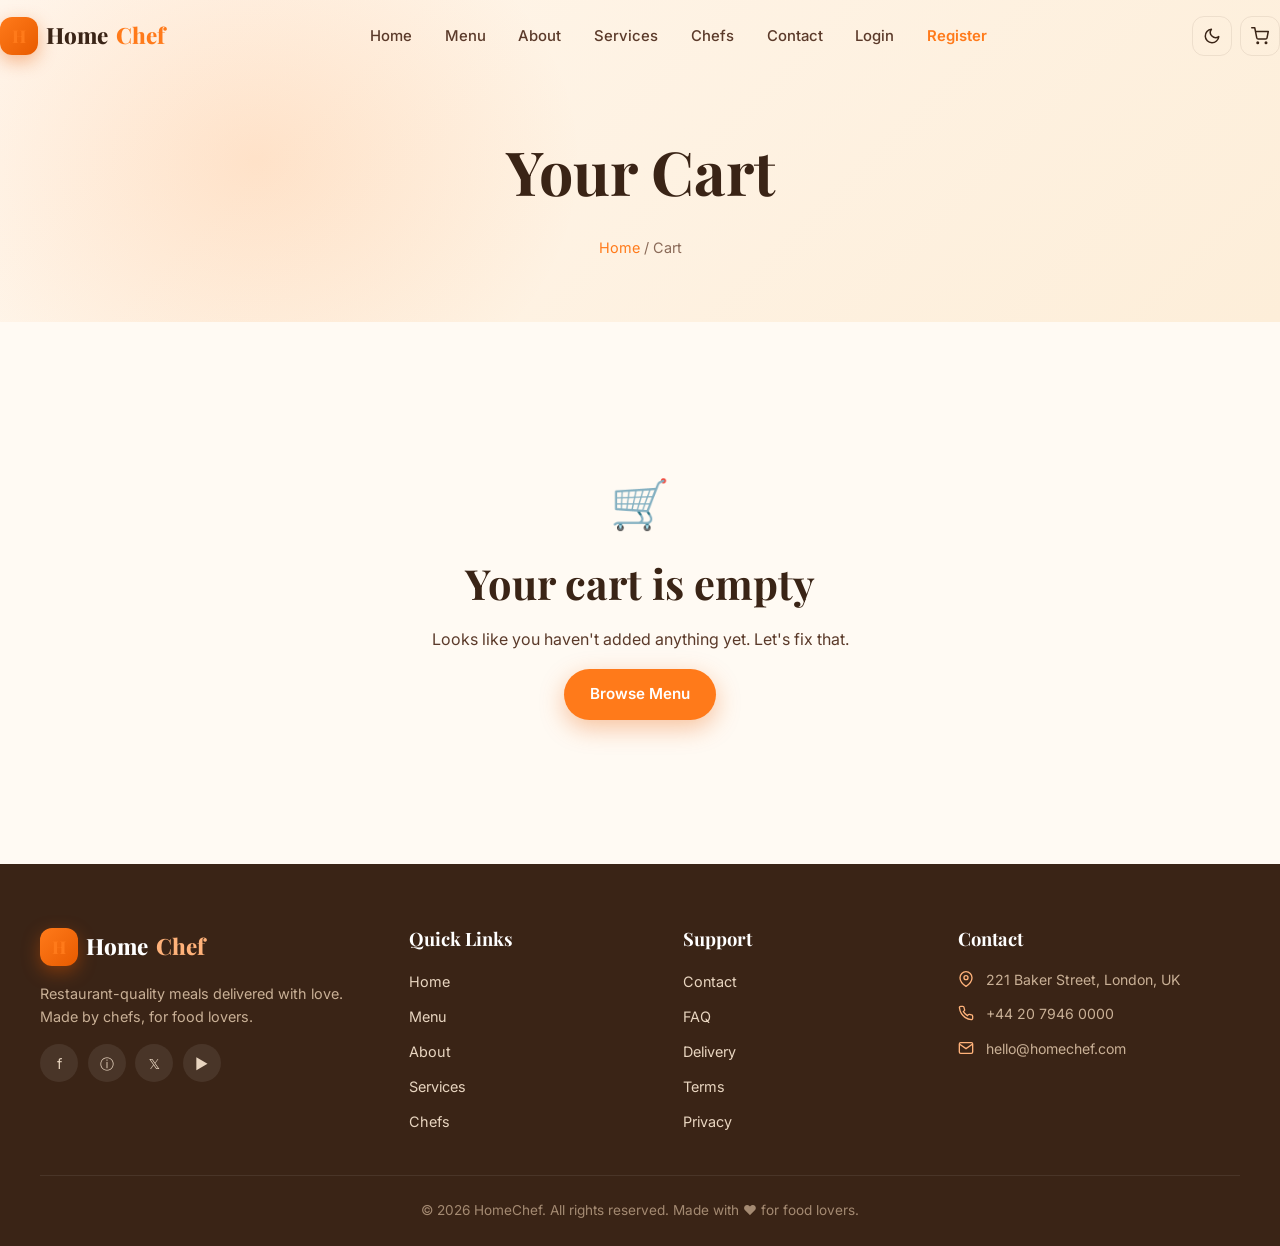
<file: cart.html>
<!DOCTYPE html>
<html lang="en"><head>
<meta charset="UTF-8"/><meta name="viewport" content="width=device-width,initial-scale=1"/>
<title>Cart — HomeChef</title>
<meta name="description" content="Review your HomeChef order and check out."/>
<link rel="preconnect" href="https://fonts.googleapis.com"/><link rel="preconnect" href="https://fonts.gstatic.com" crossorigin/>
<link href="https://fonts.googleapis.com/css2?family=Playfair+Display:wght@600;700;800&family=Inter:wght@400;500;600;700&display=swap" rel="stylesheet"/>
<link rel="stylesheet" href="css/style.css"/><link rel="stylesheet" href="css/cart.css"/>
</head><body>
<div id="nav-slot"></div>

<section class="page-hero"><div class="container"><h1>Your Cart</h1><p class="crumbs"><a href="index.html">Home</a> / Cart</p></div></section>

<section><div class="container">
  <div id="cartView"></div>
</div></section>

<div id="footer-slot"></div>
<script src="js/includes.js"></script><script src="js/cart.js"></script><script src="js/main.js"></script>
<script>
(function(){
  const view = document.getElementById('cartView');
  const fmt = n => '$'+n.toFixed(2);
  const render = ()=>{
    const items = Cart.items();
    if(items.length===0){
      view.innerHTML = `<div class="empty">
        <div class="emoji">🛒</div>
        <h2>Your cart is empty</h2>
        <p>Looks like you haven't added anything yet. Let's fix that.</p>
        <a href="menu.html" class="btn">Browse Menu</a>
      </div>`;
      return;
    }
    const rows = items.map(i=>`
      <div class="cart-row" data-id="${i.id}">
        <img src="${i.image||''}" alt="${i.name}"/>
        <div><h3>${i.name}</h3><span style="color:var(--muted);font-size:.88rem">${fmt(i.price)} each</span></div>
        <div class="qty"><button data-dec>−</button><span>${i.qty}</span><button data-inc>+</button></div>
        <div class="price">${fmt(i.price*i.qty)}</div>
        <button class="rm" data-rm aria-label="Remove">✕</button>
      </div>`).join('');
    const sub = Cart.subtotal();
    const delivery = sub>0 ? (sub>40?0:3.5) : 0;
    const total = sub + delivery;
    view.innerHTML = `<div class="cart-wrap">
      <div class="cart-list">${rows}</div>
      <aside class="cart-summary">
        <h3 style="margin-top:0">Order Summary</h3>
        <div class="sum-row"><span>Subtotal</span><span>${fmt(sub)}</span></div>
        <div class="sum-row"><span>Delivery</span><span>${delivery===0?'Free':fmt(delivery)}</span></div>
        <div class="sum-row total"><span>Total</span><span>${fmt(total)}</span></div>
        <button class="btn" id="checkout" style="width:100%;justify-content:center;margin-top:1rem">Checkout</button>
        <a href="menu.html" class="btn btn-ghost" style="width:100%;justify-content:center;margin-top:.5rem">Add more items</a>
      </aside>
    </div>`;
    view.querySelectorAll('.cart-row').forEach(row=>{
      const id = row.dataset.id;
      row.querySelector('[data-inc]').addEventListener('click',()=>Cart.inc(id));
      row.querySelector('[data-dec]').addEventListener('click',()=>Cart.dec(id));
      row.querySelector('[data-rm]').addEventListener('click',()=>{Cart.remove(id);window.toast('Item removed');});
    });
    document.getElementById('checkout').addEventListener('click',()=>{
      Cart.clear();window.toast('Order placed! 🎉 Thanks for choosing HomeChef.');
    });
  };
  window.addEventListener('cart:change',render);
  render();
})();
</script>
</body></html>
</file>
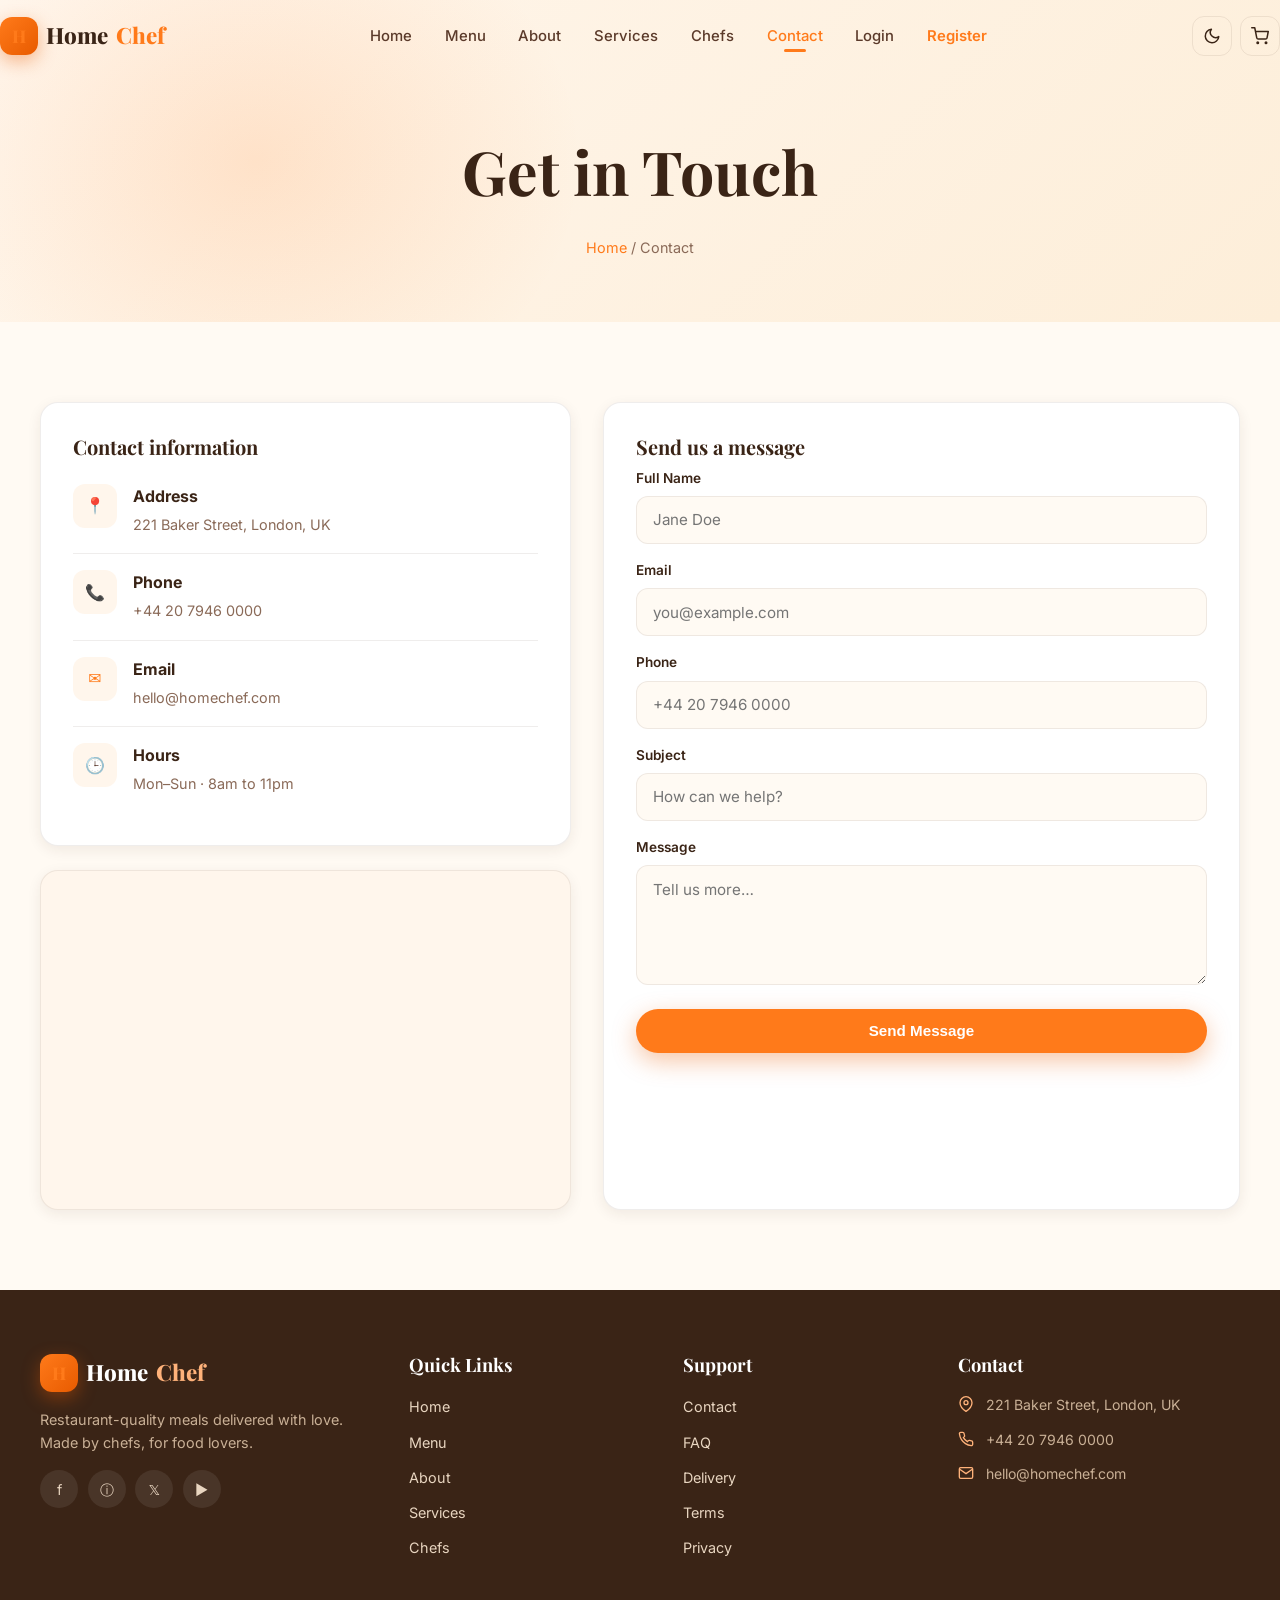
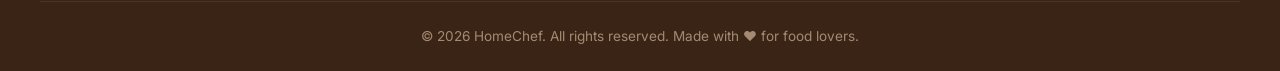
<file: contact.html>
<!DOCTYPE html>
<html lang="en"><head>
<meta charset="UTF-8"/><meta name="viewport" content="width=device-width,initial-scale=1"/>
<title>Contact — HomeChef</title>
<meta name="description" content="Get in touch with HomeChef — address, phone, email and contact form."/>
<link rel="preconnect" href="https://fonts.googleapis.com"/><link rel="preconnect" href="https://fonts.gstatic.com" crossorigin/>
<link href="https://fonts.googleapis.com/css2?family=Playfair+Display:wght@600;700;800&family=Inter:wght@400;500;600;700&display=swap" rel="stylesheet"/>
<link rel="stylesheet" href="css/style.css"/><link rel="stylesheet" href="css/contact.css"/>
</head><body>
<div id="nav-slot"></div>

<section class="page-hero"><div class="container"><h1>Get in Touch</h1><p class="crumbs"><a href="index.html">Home</a> / Contact</p></div></section>

<section><div class="container">
  <div class="contact-grid">
    <div class="reveal left">
      <div class="info-card">
        <h3 style="margin-top:0">Contact information</h3>
        <div class="info-item"><div class="ic">📍</div><div><b>Address</b><span>221 Baker Street, London, UK</span></div></div>
        <div class="info-item"><div class="ic">📞</div><div><b>Phone</b><span>+44 20 7946 0000</span></div></div>
        <div class="info-item"><div class="ic">✉️</div><div><b>Email</b><span>hello@homechef.com</span></div></div>
        <div class="info-item"><div class="ic">🕒</div><div><b>Hours</b><span>Mon–Sun · 8am to 11pm</span></div></div>
      </div>
      <div class="map" style="margin-top:1.5rem">
        <iframe title="Map" loading="lazy" src="https://www.openstreetmap.org/export/embed.html?bbox=-0.161%2C51.522%2C-0.153%2C51.526&layer=mapnik"></iframe>
      </div>
    </div>

    <form class="form-card reveal right" id="contactForm" novalidate>
      <h3 style="margin-top:0">Send us a message</h3>
      <div class="field"><label for="c-name">Full Name</label><input id="c-name" name="name" type="text" placeholder="Jane Doe" required/></div>
      <div class="field"><label for="c-email">Email</label><input id="c-email" name="email" type="email" placeholder="you@example.com" required/></div>
      <div class="field"><label for="c-phone">Phone</label><input id="c-phone" name="phone" type="tel" placeholder="+44 20 7946 0000" required/></div>
      <div class="field"><label for="c-subject">Subject</label><input id="c-subject" name="subject" type="text" placeholder="How can we help?" required/></div>
      <div class="field"><label for="c-msg">Message</label><textarea id="c-msg" name="message" placeholder="Tell us more…" required></textarea></div>
      <button class="btn" type="submit" style="width:100%;justify-content:center">Send Message</button>
    </form>
  </div>
</div></section>

<div id="footer-slot"></div>
<script src="js/includes.js"></script><script src="js/cart.js"></script><script src="js/main.js"></script>
<script src="js/validation.js"></script>
<script>
(function(){
  const f = document.getElementById('contactForm');
  f.addEventListener('submit',(e)=>{
    e.preventDefault();
    const V = window.HCV;
    const name = f.name, email = f.email, phone = f.phone, subject = f.subject, message = f.message;
    let ok = true;
    if(!V.required(name.value)){V.showError(name,'Please enter your name');ok=false;} else V.showError(name,'');
    if(!V.email(email.value)){V.showError(email,'Enter a valid email');ok=false;} else V.showError(email,'');
    if(!V.phone(phone.value)){V.showError(phone,'Enter a valid phone number');ok=false;} else V.showError(phone,'');
    if(!V.required(subject.value)){V.showError(subject,'Add a subject');ok=false;} else V.showError(subject,'');
    if(!V.minLen(message.value,10)){V.showError(message,'Message should be at least 10 characters');ok=false;} else V.showError(message,'');
    if(!ok){window.toast('Please fix the errors','error');return;}
    f.reset();window.toast('Message sent! We\'ll be in touch soon.');
  });
})();
</script>
</body></html>
</file>
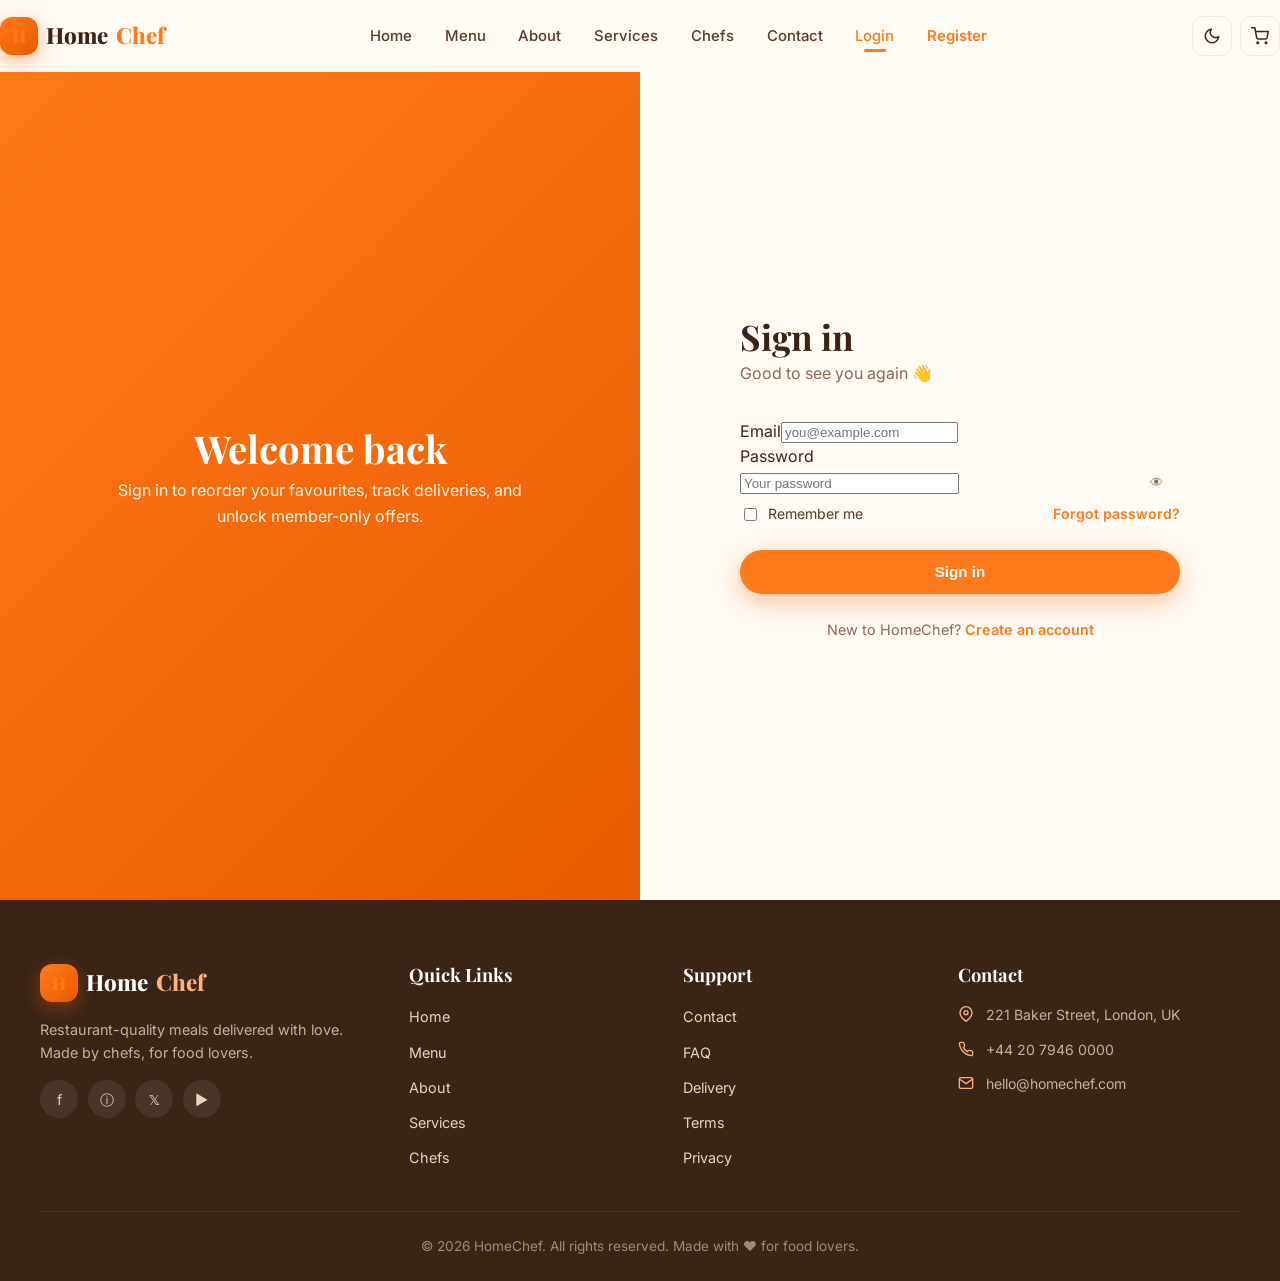
<file: login.html>
<!DOCTYPE html>
<html lang="en"><head>
<meta charset="UTF-8"/><meta name="viewport" content="width=device-width,initial-scale=1"/>
<title>Login — HomeChef</title>
<meta name="description" content="Sign in to your HomeChef account."/>
<link rel="preconnect" href="https://fonts.googleapis.com"/><link rel="preconnect" href="https://fonts.gstatic.com" crossorigin/>
<link href="https://fonts.googleapis.com/css2?family=Playfair+Display:wght@600;700;800&family=Inter:wght@400;500;600;700&display=swap" rel="stylesheet"/>
<link rel="stylesheet" href="css/style.css"/><link rel="stylesheet" href="css/login.css"/>
</head><body>
<div id="nav-slot"></div>

<div class="auth-wrap">
  <div class="auth-visual"><div class="inner reveal"><h2>Welcome back</h2><p>Sign in to reorder your favourites, track deliveries, and unlock member-only offers.</p></div></div>
  <div class="auth-form">
    <div class="auth-card reveal">
      <h1>Sign in</h1>
      <p class="sub">Good to see you again 👋</p>
      <form id="loginForm" novalidate>
        <div class="field"><label for="l-email">Email</label><input id="l-email" name="email" type="email" placeholder="you@example.com" required autocomplete="email"/></div>
        <div class="field"><label for="l-pw">Password</label>
          <div class="pw-wrap">
            <input id="l-pw" name="password" type="password" placeholder="Your password" required autocomplete="current-password"/>
            <button type="button" class="pw-toggle" aria-label="Toggle password">👁</button>
          </div>
        </div>
        <div class="row">
          <label><input type="checkbox" id="l-remember"/> Remember me</label>
          <a href="#">Forgot password?</a>
        </div>
        <button class="btn" type="submit" style="width:100%;justify-content:center">Sign in</button>
      </form>
      <p class="auth-foot">New to HomeChef? <a href="register.html">Create an account</a></p>
    </div>
  </div>
</div>

<div id="footer-slot"></div>
<script src="js/includes.js"></script><script src="js/cart.js"></script><script src="js/main.js"></script>
<script src="js/validation.js"></script><script src="js/login.js"></script>
</body></html>
</file>
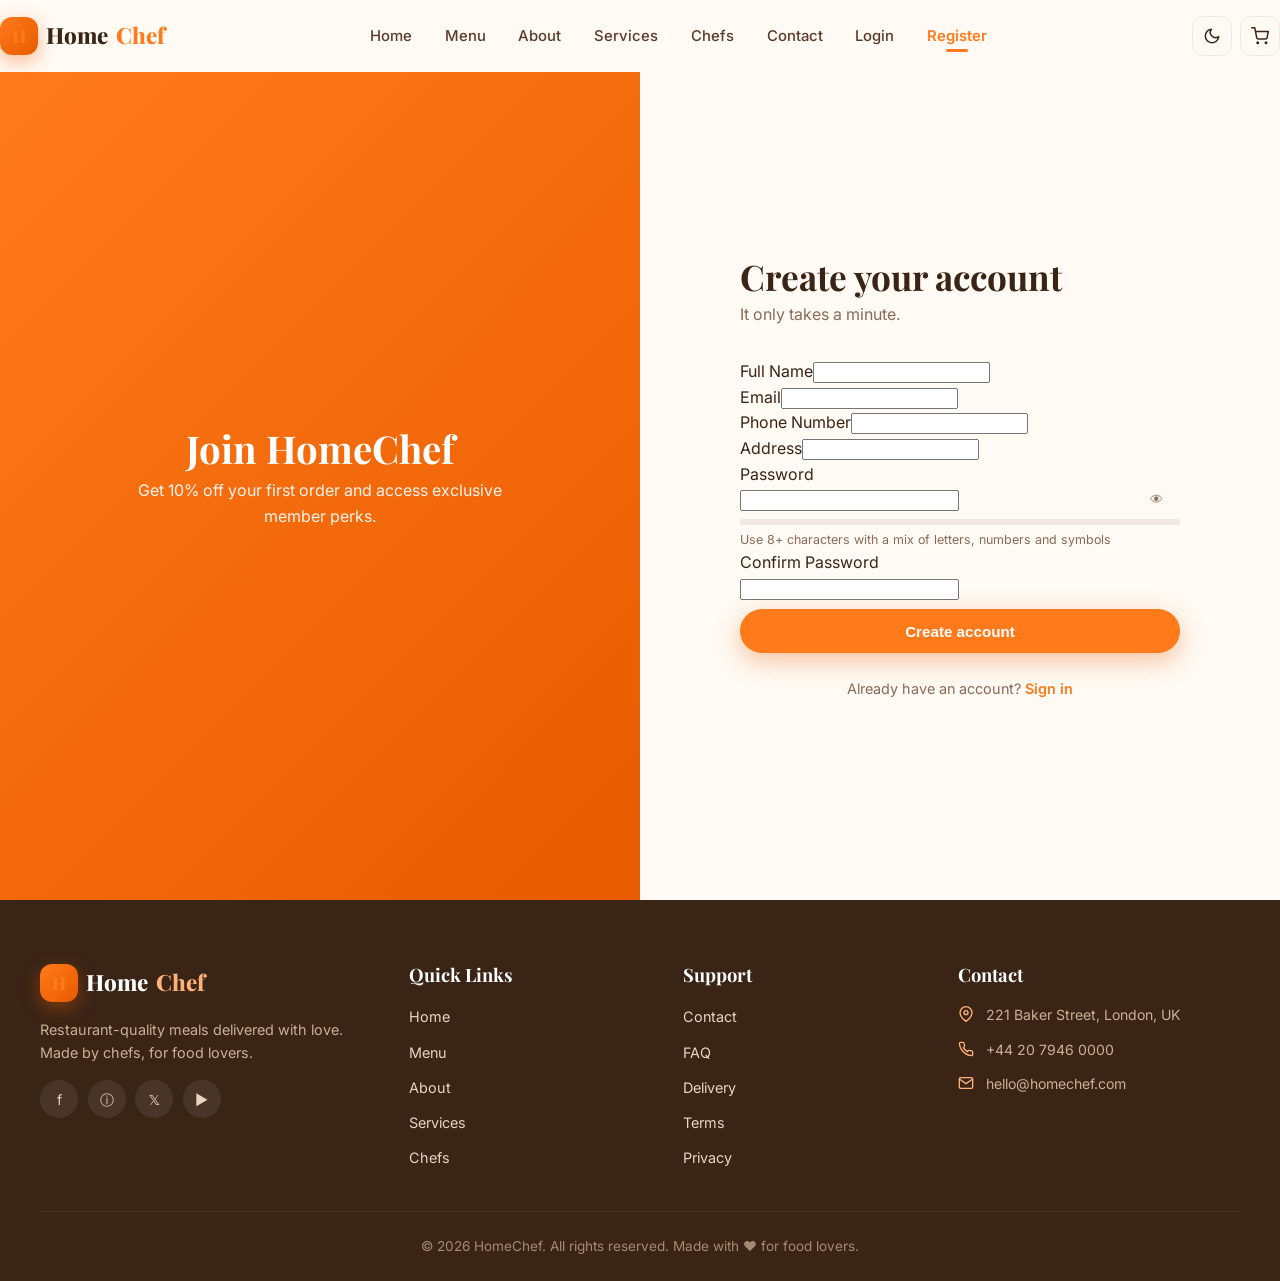
<file: register.html>
<!DOCTYPE html>
<html lang="en"><head>
<meta charset="UTF-8"/><meta name="viewport" content="width=device-width,initial-scale=1"/>
<title>Create account — HomeChef</title>
<meta name="description" content="Create a HomeChef account and start ordering chef-crafted meals."/>
<link rel="preconnect" href="https://fonts.googleapis.com"/><link rel="preconnect" href="https://fonts.gstatic.com" crossorigin/>
<link href="https://fonts.googleapis.com/css2?family=Playfair+Display:wght@600;700;800&family=Inter:wght@400;500;600;700&display=swap" rel="stylesheet"/>
<link rel="stylesheet" href="css/style.css"/><link rel="stylesheet" href="css/register.css"/>
</head><body>
<div id="nav-slot"></div>

<div class="auth-wrap">
  <div class="auth-visual"><div class="inner reveal"><h2>Join HomeChef</h2><p>Get 10% off your first order and access exclusive member perks.</p></div></div>
  <div class="auth-form">
    <div class="auth-card reveal">
      <h1>Create your account</h1>
      <p class="sub">It only takes a minute.</p>
      <form id="registerForm" novalidate>
        <div class="field"><label for="r-name">Full Name</label><input id="r-name" name="name" type="text" required autocomplete="name"/></div>
        <div class="field"><label for="r-email">Email</label><input id="r-email" name="email" type="email" required autocomplete="email"/></div>
        <div class="field"><label for="r-phone">Phone Number</label><input id="r-phone" name="phone" type="tel" required autocomplete="tel"/></div>
        <div class="field"><label for="r-addr">Address</label><input id="r-addr" name="address" type="text" required autocomplete="street-address"/></div>
        <div class="field"><label for="r-pw">Password</label>
          <div class="pw-wrap">
            <input id="r-pw" name="password" type="password" required autocomplete="new-password"/>
            <button type="button" class="pw-toggle" aria-label="Toggle password">👁</button>
          </div>
          <div class="pw-meter" id="pwMeter" data-score="0"><i></i></div>
          <div class="pw-hint" id="pwHint">Use 8+ characters with a mix of letters, numbers and symbols</div>
        </div>
        <div class="field"><label for="r-pw2">Confirm Password</label>
          <div class="pw-wrap">
            <input id="r-pw2" name="password2" type="password" required autocomplete="new-password"/>
          </div>
        </div>
        <button class="btn" type="submit" style="width:100%;justify-content:center;margin-top:.5rem">Create account</button>
      </form>
      <p class="auth-foot">Already have an account? <a href="login.html">Sign in</a></p>
    </div>
  </div>
</div>

<div id="footer-slot"></div>
<script src="js/includes.js"></script><script src="js/cart.js"></script><script src="js/main.js"></script>
<script src="js/validation.js"></script><script src="js/register.js"></script>
</body></html>
</file>
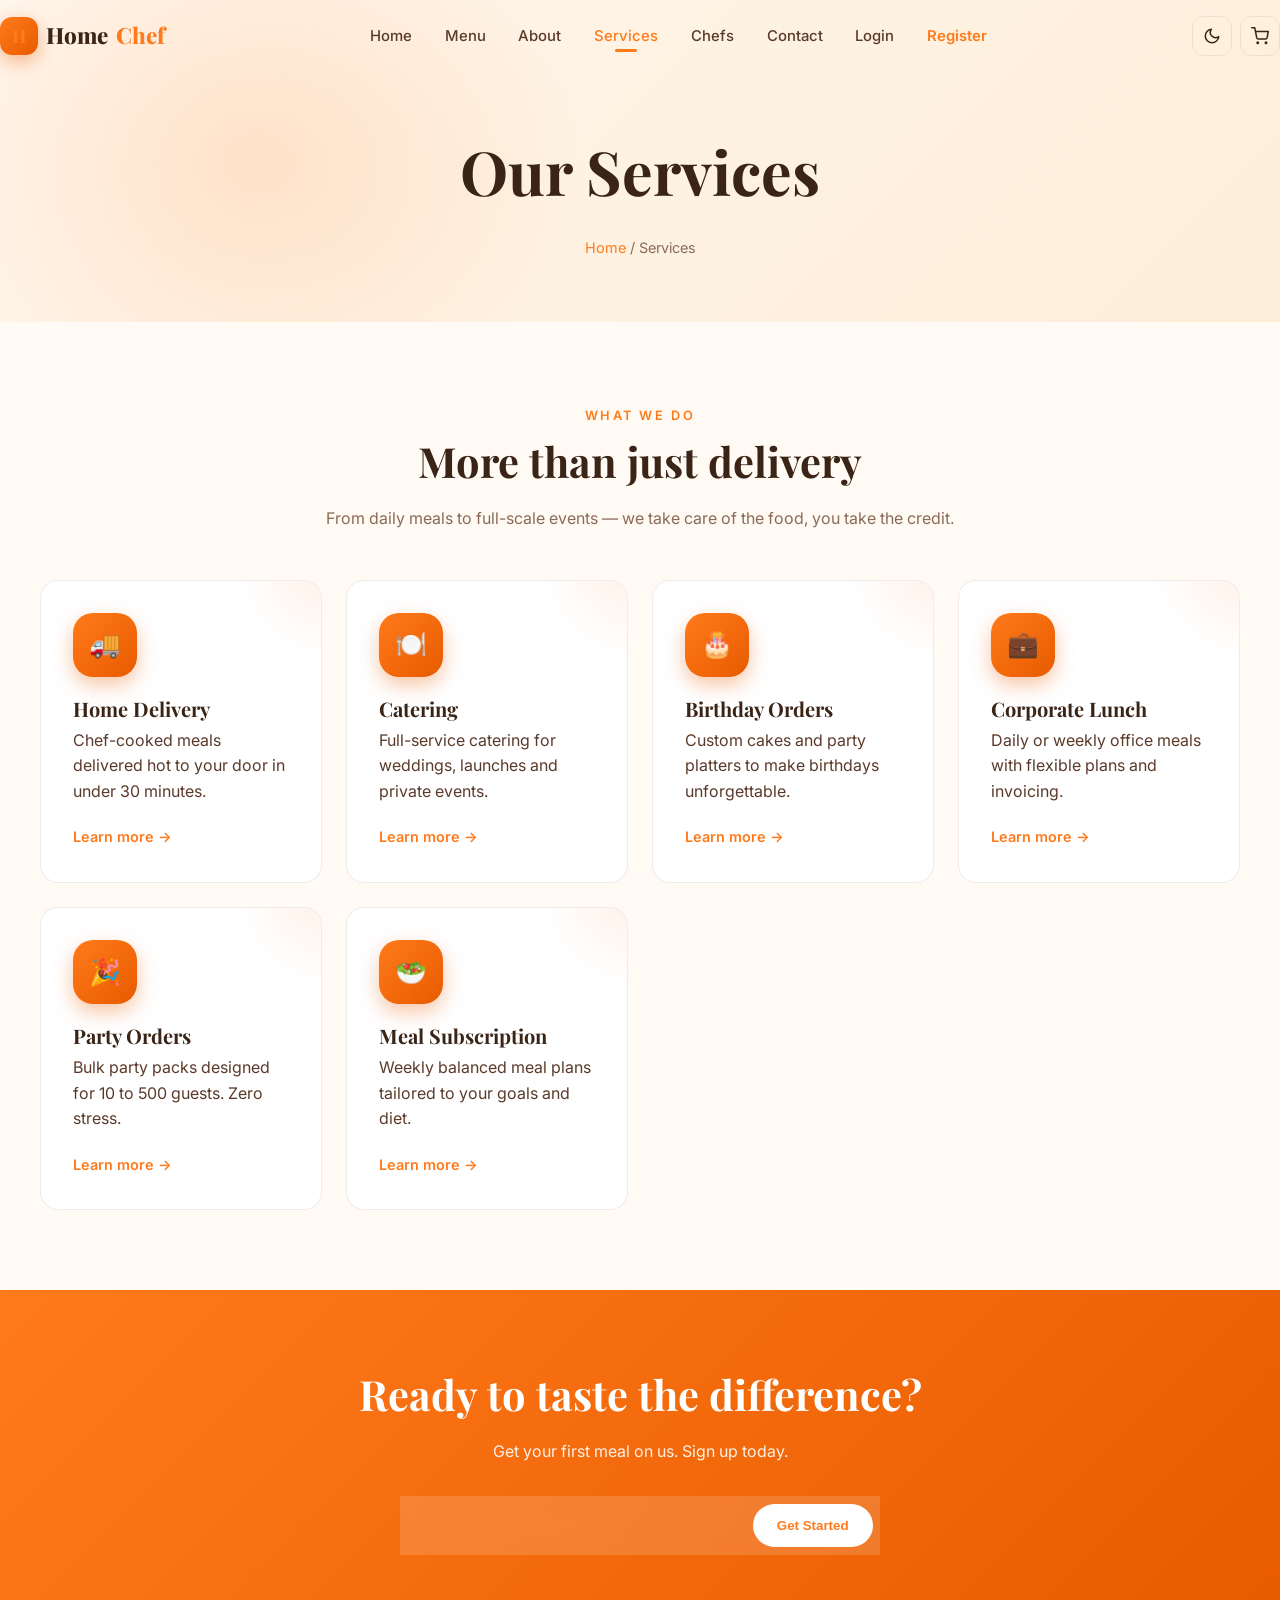
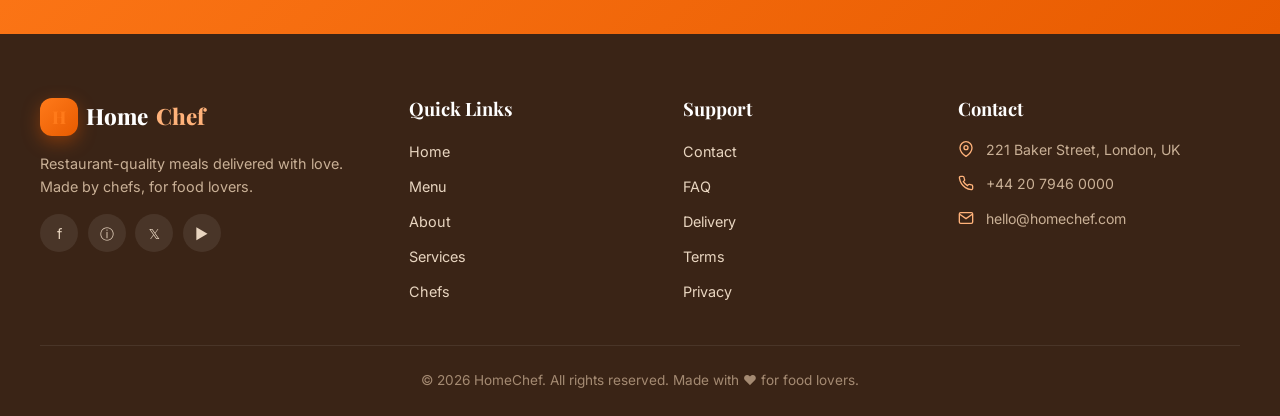
<file: services.html>
<!DOCTYPE html>
<html lang="en"><head>
<meta charset="UTF-8"/><meta name="viewport" content="width=device-width,initial-scale=1"/>
<title>Services — HomeChef</title>
<meta name="description" content="Home delivery, catering, birthday orders, corporate lunch, party orders and meal subscriptions."/>
<link rel="preconnect" href="https://fonts.googleapis.com"/><link rel="preconnect" href="https://fonts.gstatic.com" crossorigin/>
<link href="https://fonts.googleapis.com/css2?family=Playfair+Display:wght@600;700;800&family=Inter:wght@400;500;600;700&display=swap" rel="stylesheet"/>
<link rel="stylesheet" href="css/style.css"/><link rel="stylesheet" href="css/services.css"/>
</head><body>
<div id="nav-slot"></div>

<section class="page-hero"><div class="container"><h1>Our Services</h1><p class="crumbs"><a href="index.html">Home</a> / Services</p></div></section>

<section><div class="container">
  <div class="section-head reveal"><span class="eyebrow">What we do</span><h2>More than just delivery</h2><p>From daily meals to full-scale events — we take care of the food, you take the credit.</p></div>
  <div class="svc-grid">
    <div class="svc reveal"><div class="ficon">🚚</div><h3>Home Delivery</h3><p>Chef-cooked meals delivered hot to your door in under 30 minutes.</p><a href="#">Learn more →</a></div>
    <div class="svc reveal"><div class="ficon">🍽️</div><h3>Catering</h3><p>Full-service catering for weddings, launches and private events.</p><a href="#">Learn more →</a></div>
    <div class="svc reveal"><div class="ficon">🎂</div><h3>Birthday Orders</h3><p>Custom cakes and party platters to make birthdays unforgettable.</p><a href="#">Learn more →</a></div>
    <div class="svc reveal"><div class="ficon">💼</div><h3>Corporate Lunch</h3><p>Daily or weekly office meals with flexible plans and invoicing.</p><a href="#">Learn more →</a></div>
    <div class="svc reveal"><div class="ficon">🎉</div><h3>Party Orders</h3><p>Bulk party packs designed for 10 to 500 guests. Zero stress.</p><a href="#">Learn more →</a></div>
    <div class="svc reveal"><div class="ficon">🥗</div><h3>Meal Subscription</h3><p>Weekly balanced meal plans tailored to your goals and diet.</p><a href="#">Learn more →</a></div>
  </div>
</div></section>

<section class="newsletter"><div class="container"><div class="reveal">
  <h2>Ready to taste the difference?</h2><p>Get your first meal on us. Sign up today.</p>
  <form class="newsletter-form"><input type="email" placeholder="Your email address" required/><button type="submit">Get Started</button></form>
</div></div></section>

<div id="footer-slot"></div>
<script src="js/includes.js"></script><script src="js/cart.js"></script><script src="js/main.js"></script>
</body></html>
</file>
<file: css/style.css>
/* HomeChef — global styles */
*,*::before,*::after{box-sizing:border-box}
html{scroll-behavior:smooth;-webkit-text-size-adjust:100%}
:root{
  --orange:#ff7a1a;--orange-deep:#e85b00;--orange-soft:#ffb27a;
  --cream:#fff6ec;--cream-2:#fdeed9;--white:#ffffff;
  --brown:#3a2416;--brown-soft:#5b3a2a;--muted:#8a6a58;
  --bg:#fffaf3;--card:#ffffff;--border:rgba(58,36,22,.08);
  --shadow-sm:0 4px 14px rgba(58,36,22,.08);
  --shadow:0 14px 40px rgba(58,36,22,.12);
  --shadow-lg:0 24px 60px rgba(58,36,22,.18);
  --r:18px;--r-sm:12px;--r-lg:28px;
  --ease:cubic-bezier(.2,.7,.2,1);
  --container:1200px;
  --nav-h:72px;
}
[data-theme="dark"]{
  --cream:#1a120c;--cream-2:#20160f;--white:#241a12;
  --brown:#fff2e0;--brown-soft:#f4dcc0;--muted:#c9b6a3;
  --bg:#120a05;--card:#1e1510;--border:rgba(255,255,255,.08);
  --shadow-sm:0 4px 14px rgba(0,0,0,.5);
  --shadow:0 14px 40px rgba(0,0,0,.55);
  --shadow-lg:0 24px 60px rgba(0,0,0,.7);
}
html,body{margin:0;padding:0}
body{
  font-family:'Inter',system-ui,-apple-system,Segoe UI,Roboto,sans-serif;
  background:var(--bg);color:var(--brown);
  line-height:1.6;-webkit-font-smoothing:antialiased;
  min-height:100vh;overflow-x:hidden;
}
h1,h2,h3,h4{font-family:'Playfair Display',Georgia,serif;color:var(--brown);margin:0 0 .5em;line-height:1.15;font-weight:700}
h1{font-size:clamp(2.2rem,5vw,3.8rem)}
h2{font-size:clamp(1.8rem,3.6vw,2.6rem)}
h3{font-size:1.25rem}
p{margin:0 0 1em;color:var(--brown-soft)}
a{color:inherit;text-decoration:none}
img{max-width:100%;display:block}
.container{width:min(100% - 2rem,var(--container));margin-inline:auto}
section{padding:5rem 0;position:relative}
.section-head{text-align:center;max-width:640px;margin:0 auto 3rem}
.section-head .eyebrow{display:inline-block;font-size:.8rem;letter-spacing:.2em;text-transform:uppercase;color:var(--orange);font-weight:600;margin-bottom:.7rem}
.section-head p{color:var(--muted)}

/* Buttons */
.btn{
  --bg:var(--orange);--fg:#fff;
  display:inline-flex;align-items:center;gap:.5rem;
  background:var(--bg);color:var(--fg);
  padding:.85rem 1.6rem;border-radius:999px;
  font-weight:600;font-size:.95rem;cursor:pointer;
  border:none;position:relative;overflow:hidden;
  transition:transform .3s var(--ease),box-shadow .3s var(--ease),background .3s;
  box-shadow:0 8px 24px rgba(232,91,0,.35);
}
.btn:hover{transform:translateY(-2px);background:var(--orange-deep);box-shadow:0 14px 30px rgba(232,91,0,.45)}
.btn:active{transform:translateY(0)}
.btn-ghost{--bg:transparent;--fg:var(--brown);border:1.5px solid var(--border);box-shadow:none}
.btn-ghost:hover{background:var(--cream);border-color:var(--orange);color:var(--orange)}
.btn::after{
  content:"";position:absolute;inset:0;border-radius:inherit;
  background:radial-gradient(circle at var(--x,50%) var(--y,50%),rgba(255,255,255,.5),transparent 60%);
  opacity:0;transition:opacity .5s;
  pointer-events:none;
}
.btn:active::after{opacity:1;transition:0s}

/* Navbar */
.nav{
  position:fixed;top:0;left:0;right:0;z-index:100;
  height:var(--nav-h);
  display:flex;align-items:center;
  transition:background .3s,box-shadow .3s,backdrop-filter .3s;
}
.nav.scrolled{
  background:color-mix(in oklab,var(--bg) 82%,transparent);
  backdrop-filter:blur(14px);-webkit-backdrop-filter:blur(14px);
  box-shadow:var(--shadow-sm);
}
.nav .container{display:flex;align-items:center;justify-content:space-between;width:100%}
.logo{display:flex;align-items:center;gap:.5rem;font-family:'Playfair Display',serif;font-size:1.4rem;font-weight:800;color:var(--brown)}
.logo-mark{
  width:38px;height:38px;border-radius:12px;
  background:linear-gradient(135deg,var(--orange),var(--orange-deep));
  display:grid;place-items:center;color:#fff;font-size:1.1rem;
  box-shadow:0 6px 18px rgba(232,91,0,.4);
}
.logo span{color:var(--orange)}
.nav-links{display:flex;align-items:center;gap:.25rem;list-style:none;margin:0;padding:0}
.nav-links a{
  padding:.55rem .9rem;border-radius:10px;color:var(--brown-soft);font-weight:500;font-size:.93rem;
  transition:color .2s,background .2s;position:relative;
}
.nav-links a:hover{color:var(--orange)}
.nav-links a.active{color:var(--orange)}
.nav-links a.active::after{
  content:"";position:absolute;left:50%;bottom:2px;transform:translateX(-50%);
  width:22px;height:3px;border-radius:3px;background:var(--orange);
}
.nav-actions{display:flex;align-items:center;gap:.5rem}
.icon-btn{
  width:40px;height:40px;border-radius:12px;background:transparent;border:1px solid var(--border);
  display:grid;place-items:center;cursor:pointer;color:var(--brown);
  transition:background .2s,border-color .2s,transform .2s;position:relative;
}
.icon-btn:hover{background:var(--cream);border-color:var(--orange);color:var(--orange)}
.cart-badge{
  position:absolute;top:-6px;right:-6px;min-width:18px;height:18px;padding:0 5px;
  background:var(--orange);color:#fff;font-size:.68rem;font-weight:700;
  border-radius:99px;display:grid;place-items:center;border:2px solid var(--bg);
}
.hamburger{display:none;width:40px;height:40px;background:transparent;border:none;cursor:pointer;flex-direction:column;justify-content:center;align-items:center;gap:5px}
.hamburger span{display:block;width:22px;height:2px;background:var(--brown);border-radius:2px;transition:transform .3s,opacity .3s}
.hamburger.open span:nth-child(1){transform:translateY(7px) rotate(45deg)}
.hamburger.open span:nth-child(2){opacity:0}
.hamburger.open span:nth-child(3){transform:translateY(-7px) rotate(-45deg)}

@media (max-width:960px){
  .hamburger{display:flex}
  .nav-links{
    position:fixed;top:var(--nav-h);left:0;right:0;
    flex-direction:column;align-items:stretch;
    background:var(--bg);padding:1.5rem;gap:.25rem;
    box-shadow:var(--shadow);
    transform:translateY(-120%);transition:transform .35s var(--ease);
    max-height:calc(100vh - var(--nav-h));overflow-y:auto;
  }
  .nav-links.open{transform:translateY(0)}
  .nav-links a{padding:.85rem 1rem;border-radius:12px}
  .nav-links a.active{background:var(--cream)}
  .nav-links a.active::after{display:none}
}

/* Hero */
.hero{padding-top:calc(var(--nav-h) + 3rem);padding-bottom:3rem;position:relative;overflow:hidden}
.hero::before{
  content:"";position:absolute;top:-20%;right:-10%;width:60%;height:120%;
  background:radial-gradient(ellipse at center,rgba(255,122,26,.18),transparent 70%);
  z-index:0;pointer-events:none;
}
.hero .container{display:grid;grid-template-columns:1.1fr 1fr;gap:3rem;align-items:center;position:relative;z-index:1}
.hero-eyebrow{
  display:inline-flex;align-items:center;gap:.5rem;
  background:var(--cream);padding:.5rem 1rem;border-radius:99px;
  font-size:.85rem;font-weight:600;color:var(--orange);margin-bottom:1.5rem;
  border:1px solid rgba(255,122,26,.2);
}
.hero h1 span{color:var(--orange);font-style:italic}
.hero p{font-size:1.1rem;max-width:520px;margin-bottom:2rem}
.hero-actions{display:flex;gap:1rem;flex-wrap:wrap}
.hero-stats{display:flex;gap:2rem;margin-top:3rem;flex-wrap:wrap}
.hero-stats .stat b{display:block;font-family:'Playfair Display',serif;font-size:1.8rem;color:var(--brown)}
.hero-stats .stat span{font-size:.85rem;color:var(--muted)}
.hero-visual{position:relative;aspect-ratio:1;max-width:520px;margin:0 auto;width:100%}
.hero-visual .plate{
  position:absolute;inset:0;border-radius:50%;
  background:linear-gradient(135deg,var(--orange),var(--orange-deep));
  box-shadow:var(--shadow-lg);
  animation:floatY 6s ease-in-out infinite;
  overflow:hidden;
}
.hero-visual .plate img{width:100%;height:100%;object-fit:cover;border-radius:50%;transform:scale(1.05)}
.hero-visual .chip{
  position:absolute;background:var(--white);padding:.85rem 1.1rem;border-radius:16px;
  box-shadow:var(--shadow);display:flex;align-items:center;gap:.7rem;font-size:.9rem;font-weight:600;
  animation:floatY 5s ease-in-out infinite;
}
.hero-visual .chip.c1{top:8%;left:-6%;animation-delay:-1s}
.hero-visual .chip.c2{bottom:12%;right:-8%;animation-delay:-3s}
.hero-visual .chip .dot{width:36px;height:36px;border-radius:12px;background:var(--cream);display:grid;place-items:center;font-size:1.1rem}

@keyframes floatY{0%,100%{transform:translateY(0)}50%{transform:translateY(-18px)}}

@media (max-width:820px){
  .hero .container{grid-template-columns:1fr}
  .hero-visual{max-width:380px;order:-1}
  .hero-stats{justify-content:space-between;gap:1rem}
}

/* Features */
.features{background:var(--cream)}
.feature-grid{display:grid;grid-template-columns:repeat(auto-fit,minmax(220px,1fr));gap:1.25rem}
.feature{
  background:var(--card);padding:2rem 1.5rem;border-radius:var(--r);
  text-align:center;transition:transform .35s var(--ease),box-shadow .35s;
  border:1px solid var(--border);
}
.feature:hover{transform:translateY(-6px);box-shadow:var(--shadow)}
.feature .ficon{
  width:64px;height:64px;margin:0 auto 1rem;border-radius:20px;
  background:linear-gradient(135deg,var(--cream-2),var(--cream));
  display:grid;place-items:center;font-size:1.7rem;
  color:var(--orange);
}
.feature h3{margin-bottom:.4rem}
.feature p{font-size:.9rem;margin:0}

/* Categories */
.cat-grid{display:grid;grid-template-columns:repeat(auto-fit,minmax(180px,1fr));gap:1.25rem}
.cat{
  position:relative;aspect-ratio:1;border-radius:var(--r);overflow:hidden;
  box-shadow:var(--shadow-sm);cursor:pointer;
  transition:transform .4s var(--ease),box-shadow .4s;
}
.cat img{width:100%;height:100%;object-fit:cover;transition:transform .6s var(--ease)}
.cat::after{content:"";position:absolute;inset:0;background:linear-gradient(to top,rgba(58,36,22,.85),transparent 60%)}
.cat h3{position:absolute;left:1rem;right:1rem;bottom:1rem;color:#fff;margin:0;z-index:1;font-size:1.15rem}
.cat span{position:absolute;top:1rem;right:1rem;background:rgba(255,255,255,.9);color:var(--brown);padding:.25rem .6rem;border-radius:99px;font-size:.75rem;font-weight:600;z-index:1}
.cat:hover{transform:translateY(-6px);box-shadow:var(--shadow-lg)}
.cat:hover img{transform:scale(1.1)}

/* Dish cards */
.dish-grid{display:grid;grid-template-columns:repeat(auto-fit,minmax(260px,1fr));gap:1.5rem}
.dish{
  background:var(--card);border-radius:var(--r);overflow:hidden;
  border:1px solid var(--border);
  transition:transform .35s var(--ease),box-shadow .35s;
  display:flex;flex-direction:column;
}
.dish:hover{transform:translateY(-6px);box-shadow:var(--shadow)}
.dish .thumb{position:relative;aspect-ratio:4/3;overflow:hidden}
.dish .thumb img{width:100%;height:100%;object-fit:cover;transition:transform .6s var(--ease)}
.dish:hover .thumb img{transform:scale(1.08)}
.dish .tag{position:absolute;top:.75rem;left:.75rem;background:var(--orange);color:#fff;font-size:.7rem;font-weight:700;padding:.25rem .6rem;border-radius:99px;letter-spacing:.05em;text-transform:uppercase}
.dish .fav{position:absolute;top:.75rem;right:.75rem;width:36px;height:36px;border-radius:50%;background:rgba(255,255,255,.9);display:grid;place-items:center;color:var(--orange);cursor:pointer;border:none;font-size:1rem}
.dish-body{padding:1.25rem;display:flex;flex-direction:column;gap:.5rem;flex:1}
.dish-body h3{margin:0;font-size:1.15rem}
.dish-body .desc{font-size:.88rem;color:var(--muted);margin:0}
.dish-meta{display:flex;justify-content:space-between;align-items:center;margin-top:auto;padding-top:1rem}
.rating{display:inline-flex;align-items:center;gap:.25rem;font-size:.85rem;color:var(--brown-soft);font-weight:600}
.rating .star{color:#f5a623}
.price{font-family:'Playfair Display',serif;font-size:1.4rem;font-weight:700;color:var(--orange)}
.dish-actions{display:flex;gap:.5rem;align-items:center;padding:0 1.25rem 1.25rem}
.qty{display:inline-flex;align-items:center;border:1px solid var(--border);border-radius:99px;overflow:hidden}
.qty button{background:transparent;border:none;width:32px;height:32px;cursor:pointer;color:var(--brown);font-size:1rem}
.qty button:hover{background:var(--cream);color:var(--orange)}
.qty span{min-width:24px;text-align:center;font-weight:600;font-size:.9rem}
.dish .btn{flex:1;justify-content:center;padding:.65rem 1rem;font-size:.85rem}

/* Chefs */
.chefs{background:var(--cream)}
.chef-grid{display:grid;grid-template-columns:repeat(auto-fit,minmax(230px,1fr));gap:1.5rem}
.chef{
  background:var(--card);border-radius:var(--r);overflow:hidden;text-align:center;
  border:1px solid var(--border);transition:transform .35s var(--ease),box-shadow .35s;
}
.chef:hover{transform:translateY(-8px);box-shadow:var(--shadow-lg)}
.chef .photo{aspect-ratio:1;overflow:hidden;position:relative}
.chef .photo img{width:100%;height:100%;object-fit:cover;transition:transform .5s var(--ease)}
.chef:hover .photo img{transform:scale(1.08)}
.chef .photo::after{content:"";position:absolute;inset:0;background:linear-gradient(to top,rgba(58,36,22,.6),transparent 50%);opacity:0;transition:opacity .3s}
.chef:hover .photo::after{opacity:1}
.chef .socials{
  position:absolute;bottom:1rem;left:50%;transform:translate(-50%,20px);
  display:flex;gap:.5rem;opacity:0;transition:all .35s var(--ease);z-index:1;
}
.chef:hover .socials{opacity:1;transform:translate(-50%,0)}
.chef .socials a{
  width:36px;height:36px;border-radius:50%;background:rgba(255,255,255,.95);
  display:grid;place-items:center;color:var(--orange);
}
.chef .socials a:hover{background:var(--orange);color:#fff}
.chef-body{padding:1.25rem}
.chef-body h3{margin:0 0 .25rem}
.chef-body .role{color:var(--orange);font-weight:600;font-size:.88rem;margin:0 0 .5rem}
.chef-body .exp{font-size:.82rem;color:var(--muted);margin:0}

/* Testimonials */
.testimonials{background:var(--cream-2);overflow:hidden}
.slider{position:relative;max-width:900px;margin:0 auto}
.slides{display:flex;transition:transform .6s var(--ease)}
.slide{min-width:100%;padding:2rem}
.tcard{
  background:var(--card);padding:2.5rem;border-radius:var(--r);text-align:center;
  box-shadow:var(--shadow);border:1px solid var(--border);
}
.tcard .avatar{width:80px;height:80px;border-radius:50%;margin:0 auto 1rem;overflow:hidden;border:4px solid var(--cream)}
.tcard .avatar img{width:100%;height:100%;object-fit:cover}
.tcard blockquote{font-family:'Playfair Display',serif;font-style:italic;font-size:1.15rem;color:var(--brown);margin:0 0 1rem;line-height:1.6}
.tcard .name{font-weight:700;color:var(--brown)}
.tcard .role{color:var(--muted);font-size:.85rem}
.slider-nav{display:flex;justify-content:center;gap:.5rem;margin-top:1.5rem}
.slider-nav button{width:10px;height:10px;border-radius:50%;background:var(--border);border:none;cursor:pointer;transition:all .3s}
.slider-nav button.active{background:var(--orange);width:28px;border-radius:99px}
.slider-arrows{position:absolute;top:50%;transform:translateY(-50%);width:100%;display:flex;justify-content:space-between;pointer-events:none}
.slider-arrows button{pointer-events:auto;width:44px;height:44px;border-radius:50%;border:none;background:var(--white);box-shadow:var(--shadow);cursor:pointer;color:var(--brown);font-size:1.2rem}
.slider-arrows button:hover{background:var(--orange);color:#fff}
@media (max-width:600px){.slider-arrows{display:none}}

/* Newsletter */
.newsletter{background:linear-gradient(135deg,var(--orange),var(--orange-deep));color:#fff;text-align:center}
.newsletter h2{color:#fff}
.newsletter p{color:rgba(255,255,255,.9);max-width:520px;margin:0 auto 2rem}
.newsletter-form{display:flex;gap:.5rem;max-width:480px;margin:0 auto;background:rgba(255,255,255,.15);padding:.4rem;border-radius:99px;backdrop-filter:blur(10px);border:1px solid rgba(255,255,255,.2)}
.newsletter-form input{flex:1;background:transparent;border:none;padding:.75rem 1.25rem;color:#fff;font-size:.95rem;outline:none;font-family:inherit}
.newsletter-form input::placeholder{color:rgba(255,255,255,.75)}
.newsletter-form button{background:#fff;color:var(--orange);border:none;padding:.75rem 1.5rem;border-radius:99px;font-weight:700;cursor:pointer;transition:transform .2s}
.newsletter-form button:hover{transform:scale(1.04)}
@media (max-width:520px){.newsletter-form{flex-direction:column;background:transparent;padding:0;border:none;gap:.75rem}.newsletter-form input{background:rgba(255,255,255,.15);border-radius:99px}}

/* Footer */
footer{background:var(--brown);color:#e8d5c0;padding:4rem 0 1.5rem}
[data-theme="dark"] footer{background:#0a0503}
.footer-grid{display:grid;grid-template-columns:1.4fr 1fr 1fr 1.2fr;gap:2.5rem;margin-bottom:2.5rem}
footer h4{color:#fff;font-family:'Playfair Display',serif;margin:0 0 1.2rem;font-size:1.15rem}
footer ul{list-style:none;padding:0;margin:0;display:flex;flex-direction:column;gap:.6rem}
footer a{color:#e8d5c0;font-size:.9rem;transition:color .2s}
footer a:hover{color:var(--orange-soft)}
footer .brand p{color:#c9b096;font-size:.9rem;margin-top:1rem}
footer .brand .logo{color:#fff}
.social-row{display:flex;gap:.6rem;margin-top:1rem}
.social-row a{width:38px;height:38px;border-radius:50%;background:rgba(255,255,255,.08);display:grid;place-items:center;transition:all .3s}
.social-row a:hover{background:var(--orange);color:#fff;transform:translateY(-3px)}
.contact-line{display:flex;gap:.75rem;align-items:flex-start;margin-bottom:.75rem;font-size:.88rem;color:#c9b096}
.contact-line svg{flex-shrink:0;margin-top:2px;color:var(--orange-soft)}
.copyright{border-top:1px solid rgba(255,255,255,.08);padding-top:1.5rem;text-align:center;color:#a48a72;font-size:.85rem}
@media (max-width:820px){.footer-grid{grid-template-columns:1fr 1fr;gap:2rem}}
@media (max-width:520px){.footer-grid{grid-template-columns:1fr}}

/* Scroll to top */
.scroll-top{
  position:fixed;bottom:1.5rem;right:1.5rem;width:48px;height:48px;
  border-radius:50%;background:var(--orange);color:#fff;border:none;
  display:grid;place-items:center;cursor:pointer;z-index:90;
  box-shadow:var(--shadow);opacity:0;transform:translateY(20px);
  transition:opacity .3s,transform .3s,background .3s;
}
.scroll-top.show{opacity:1;transform:translateY(0)}
.scroll-top:hover{background:var(--orange-deep)}

/* Toast */
.toast-wrap{position:fixed;top:calc(var(--nav-h) + 1rem);right:1rem;z-index:200;display:flex;flex-direction:column;gap:.5rem;pointer-events:none}
.toast{
  background:var(--card);color:var(--brown);padding:.9rem 1.2rem;border-radius:12px;
  box-shadow:var(--shadow);border:1px solid var(--border);
  display:flex;align-items:center;gap:.75rem;min-width:220px;max-width:340px;
  transform:translateX(120%);animation:toastIn .35s var(--ease) forwards;
  pointer-events:auto;font-size:.9rem;
}
.toast.out{animation:toastOut .35s var(--ease) forwards}
.toast .ticon{width:28px;height:28px;border-radius:8px;background:var(--cream);display:grid;place-items:center;color:var(--orange);flex-shrink:0}
.toast.success .ticon{color:#2fa572;background:#e5f7ef}
.toast.error .ticon{color:#d63b3b;background:#fdeaea}
@keyframes toastIn{to{transform:translateX(0)}}
@keyframes toastOut{to{transform:translateX(120%);opacity:0}}

/* Reveal animations */
.reveal{opacity:0;transform:translateY(30px);transition:opacity .8s var(--ease),transform .8s var(--ease)}
.reveal.in-view{opacity:1;transform:none}
.reveal.left{transform:translateX(-40px)}.reveal.right{transform:translateX(40px)}
.reveal.zoom{transform:scale(.9)}
.reveal.in-view.left,.reveal.in-view.right,.reveal.in-view.zoom{transform:none}

/* Page header (used on inner pages) */
.page-hero{
  padding:calc(var(--nav-h) + 4rem) 0 3rem;
  background:linear-gradient(135deg,var(--cream),var(--cream-2));
  text-align:center;position:relative;overflow:hidden;
}
.page-hero::before{
  content:"";position:absolute;top:-50%;left:-10%;width:60%;height:200%;
  background:radial-gradient(ellipse at center,rgba(255,122,26,.15),transparent 60%);
}
.page-hero .container{position:relative}
.page-hero .crumbs{color:var(--muted);font-size:.9rem;margin-top:.5rem}
.page-hero .crumbs a{color:var(--orange)}

/* Utility */
.grid{display:grid}
.flex{display:flex}
.center{align-items:center;justify-content:center}
.text-center{text-align:center}
.mt-2{margin-top:2rem}
</file>
<file: css/cart.css>
/* Cart */
.cart-wrap{display:grid;grid-template-columns:1.6fr 1fr;gap:2rem}
@media (max-width:900px){.cart-wrap{grid-template-columns:1fr}}
.cart-list{background:var(--card);border-radius:var(--r);border:1px solid var(--border);overflow:hidden}
.cart-row{display:grid;grid-template-columns:96px 1fr auto auto auto;gap:1rem;align-items:center;padding:1rem;border-bottom:1px solid var(--border)}
.cart-row:last-child{border-bottom:none}
.cart-row img{width:96px;height:96px;border-radius:12px;object-fit:cover}
.cart-row h3{margin:0 0 .2rem;font-size:1.05rem}
.cart-row .price{font-size:1.1rem}
.cart-row .rm{background:transparent;border:none;color:var(--muted);cursor:pointer;padding:.4rem;border-radius:8px}
.cart-row .rm:hover{background:var(--cream);color:#d63b3b}
.cart-summary{background:var(--card);border-radius:var(--r);border:1px solid var(--border);padding:1.5rem;height:fit-content;position:sticky;top:calc(var(--nav-h) + 1rem)}
.sum-row{display:flex;justify-content:space-between;padding:.6rem 0;color:var(--brown-soft)}
.sum-row.total{border-top:1px solid var(--border);margin-top:.5rem;padding-top:1rem;font-weight:700;color:var(--brown);font-size:1.15rem}
.empty{text-align:center;padding:4rem 1rem}
.empty .emoji{font-size:3rem;margin-bottom:1rem}
@media (max-width:520px){.cart-row{grid-template-columns:72px 1fr;gap:.75rem}.cart-row img{width:72px;height:72px}.cart-row .price,.cart-row .qty,.cart-row .rm{grid-column:2}}
</file>
<file: css/contact.css>
/* Contact */
.contact-grid{display:grid;grid-template-columns:1fr 1.2fr;gap:2rem}
@media (max-width:820px){.contact-grid{grid-template-columns:1fr}}
.info-card,.form-card{background:var(--card);padding:2rem;border-radius:var(--r);border:1px solid var(--border);box-shadow:var(--shadow-sm)}
.info-item{display:flex;gap:1rem;align-items:flex-start;padding:1rem 0;border-bottom:1px solid var(--border)}
.info-item:last-child{border-bottom:none}
.info-item .ic{width:44px;height:44px;border-radius:12px;background:var(--cream);color:var(--orange);display:grid;place-items:center;flex-shrink:0}
.info-item b{display:block;color:var(--brown);margin-bottom:.15rem}
.info-item span{color:var(--muted);font-size:.9rem}
.field{margin-bottom:1rem}
.field label{display:block;font-size:.85rem;font-weight:600;color:var(--brown);margin-bottom:.4rem}
.field input,.field textarea,.field select{
  width:100%;padding:.85rem 1rem;border-radius:12px;border:1.5px solid var(--border);
  background:var(--bg);color:var(--brown);font-family:inherit;font-size:.95rem;outline:none;
  transition:border-color .2s,box-shadow .2s;
}
.field textarea{min-height:120px;resize:vertical}
.field input:focus,.field textarea:focus,.field select:focus{border-color:var(--orange);box-shadow:0 0 0 4px rgba(255,122,26,.15)}
.field input.invalid,.field textarea.invalid{border-color:#d63b3b}
.field .err{color:#d63b3b;font-size:.8rem;margin-top:.35rem;min-height:1em}
.map{border-radius:var(--r);overflow:hidden;box-shadow:var(--shadow-sm);border:1px solid var(--border);height:340px;background:var(--cream);display:grid;place-items:center;color:var(--muted);position:relative}
.map iframe{width:100%;height:100%;border:0;display:block}
</file>
<file: css/login.css>
/* Login / Register shared */
.auth-wrap{min-height:100vh;display:grid;grid-template-columns:1fr 1fr;padding-top:var(--nav-h)}
@media (max-width:820px){.auth-wrap{grid-template-columns:1fr}}
.auth-visual{
  position:relative;overflow:hidden;
  background:linear-gradient(135deg,var(--orange),var(--orange-deep));
  display:grid;place-items:center;padding:3rem;color:#fff;
}
.auth-visual::before{content:"";position:absolute;inset:0;background:url('https://images.unsplash.com/photo-1504674900247-0877df9cc836?w=1200&auto=format&fit=crop') center/cover;opacity:.25;mix-blend-mode:overlay}
.auth-visual .inner{position:relative;max-width:420px;text-align:center}
.auth-visual h2{color:#fff;font-size:clamp(1.8rem,3vw,2.6rem);margin-bottom:.5rem}
.auth-visual p{color:rgba(255,255,255,.92)}
@media (max-width:820px){.auth-visual{display:none}}

.auth-form{padding:3rem 2rem;display:grid;place-items:center;background:var(--bg)}
.auth-card{width:100%;max-width:440px}
.auth-card h1{font-size:clamp(1.8rem,3vw,2.2rem);margin-bottom:.25rem}
.auth-card .sub{color:var(--muted);margin-bottom:2rem}
.pw-wrap{position:relative}
.pw-wrap input{padding-right:2.75rem}
.pw-toggle{position:absolute;right:.65rem;top:50%;transform:translateY(-50%);background:transparent;border:none;color:var(--muted);cursor:pointer;padding:.4rem;border-radius:8px}
.pw-toggle:hover{color:var(--orange)}
.row{display:flex;justify-content:space-between;align-items:center;margin:.5rem 0 1.5rem;font-size:.88rem}
.row label{display:inline-flex;align-items:center;gap:.5rem;color:var(--brown-soft);cursor:pointer}
.row a{color:var(--orange);font-weight:600}
.auth-foot{text-align:center;margin-top:1.5rem;color:var(--muted);font-size:.9rem}
.auth-foot a{color:var(--orange);font-weight:600}
.pw-meter{height:6px;border-radius:99px;background:var(--border);overflow:hidden;margin-top:.4rem}
.pw-meter i{display:block;height:100%;width:0;background:#d63b3b;transition:width .3s,background .3s;border-radius:99px}
.pw-meter[data-score="2"] i{background:#f0a020}
.pw-meter[data-score="3"] i{background:#f5a623}
.pw-meter[data-score="4"] i{background:#4caf50}
.pw-meter[data-score="5"] i{background:#2fa572}
.pw-hint{font-size:.78rem;color:var(--muted);margin-top:.3rem}
</file>
<file: css/register.css>
/* Login / Register shared */
.auth-wrap{min-height:100vh;display:grid;grid-template-columns:1fr 1fr;padding-top:var(--nav-h)}
@media (max-width:820px){.auth-wrap{grid-template-columns:1fr}}
.auth-visual{
  position:relative;overflow:hidden;
  background:linear-gradient(135deg,var(--orange),var(--orange-deep));
  display:grid;place-items:center;padding:3rem;color:#fff;
}
.auth-visual::before{content:"";position:absolute;inset:0;background:url('https://images.unsplash.com/photo-1504674900247-0877df9cc836?w=1200&auto=format&fit=crop') center/cover;opacity:.25;mix-blend-mode:overlay}
.auth-visual .inner{position:relative;max-width:420px;text-align:center}
.auth-visual h2{color:#fff;font-size:clamp(1.8rem,3vw,2.6rem);margin-bottom:.5rem}
.auth-visual p{color:rgba(255,255,255,.92)}
@media (max-width:820px){.auth-visual{display:none}}

.auth-form{padding:3rem 2rem;display:grid;place-items:center;background:var(--bg)}
.auth-card{width:100%;max-width:440px}
.auth-card h1{font-size:clamp(1.8rem,3vw,2.2rem);margin-bottom:.25rem}
.auth-card .sub{color:var(--muted);margin-bottom:2rem}
.pw-wrap{position:relative}
.pw-wrap input{padding-right:2.75rem}
.pw-toggle{position:absolute;right:.65rem;top:50%;transform:translateY(-50%);background:transparent;border:none;color:var(--muted);cursor:pointer;padding:.4rem;border-radius:8px}
.pw-toggle:hover{color:var(--orange)}
.row{display:flex;justify-content:space-between;align-items:center;margin:.5rem 0 1.5rem;font-size:.88rem}
.row label{display:inline-flex;align-items:center;gap:.5rem;color:var(--brown-soft);cursor:pointer}
.row a{color:var(--orange);font-weight:600}
.auth-foot{text-align:center;margin-top:1.5rem;color:var(--muted);font-size:.9rem}
.auth-foot a{color:var(--orange);font-weight:600}
.pw-meter{height:6px;border-radius:99px;background:var(--border);overflow:hidden;margin-top:.4rem}
.pw-meter i{display:block;height:100%;width:0;background:#d63b3b;transition:width .3s,background .3s;border-radius:99px}
.pw-meter[data-score="2"] i{background:#f0a020}
.pw-meter[data-score="3"] i{background:#f5a623}
.pw-meter[data-score="4"] i{background:#4caf50}
.pw-meter[data-score="5"] i{background:#2fa572}
.pw-hint{font-size:.78rem;color:var(--muted);margin-top:.3rem}
</file>
<file: css/services.css>
/* Services */
.svc-grid{display:grid;grid-template-columns:repeat(auto-fit,minmax(260px,1fr));gap:1.5rem}
.svc{background:var(--card);padding:2rem;border-radius:var(--r);border:1px solid var(--border);transition:transform .35s var(--ease),box-shadow .35s;position:relative;overflow:hidden}
.svc::before{content:"";position:absolute;top:-40%;right:-40%;width:200px;height:200px;border-radius:50%;background:radial-gradient(circle,rgba(255,122,26,.12),transparent 70%);transition:transform .5s}
.svc:hover{transform:translateY(-8px);box-shadow:var(--shadow)}
.svc:hover::before{transform:scale(1.4)}
.svc .ficon{width:64px;height:64px;border-radius:20px;background:linear-gradient(135deg,var(--orange),var(--orange-deep));color:#fff;display:grid;place-items:center;font-size:1.6rem;margin-bottom:1.25rem;box-shadow:0 8px 20px rgba(232,91,0,.35);position:relative}
.svc h3{margin-bottom:.5rem;position:relative}
.svc p{position:relative;margin-bottom:1.25rem}
.svc a{position:relative;color:var(--orange);font-weight:600;font-size:.9rem;display:inline-flex;align-items:center;gap:.35rem;transition:gap .25s}
.svc a:hover{gap:.7rem}
</file>
